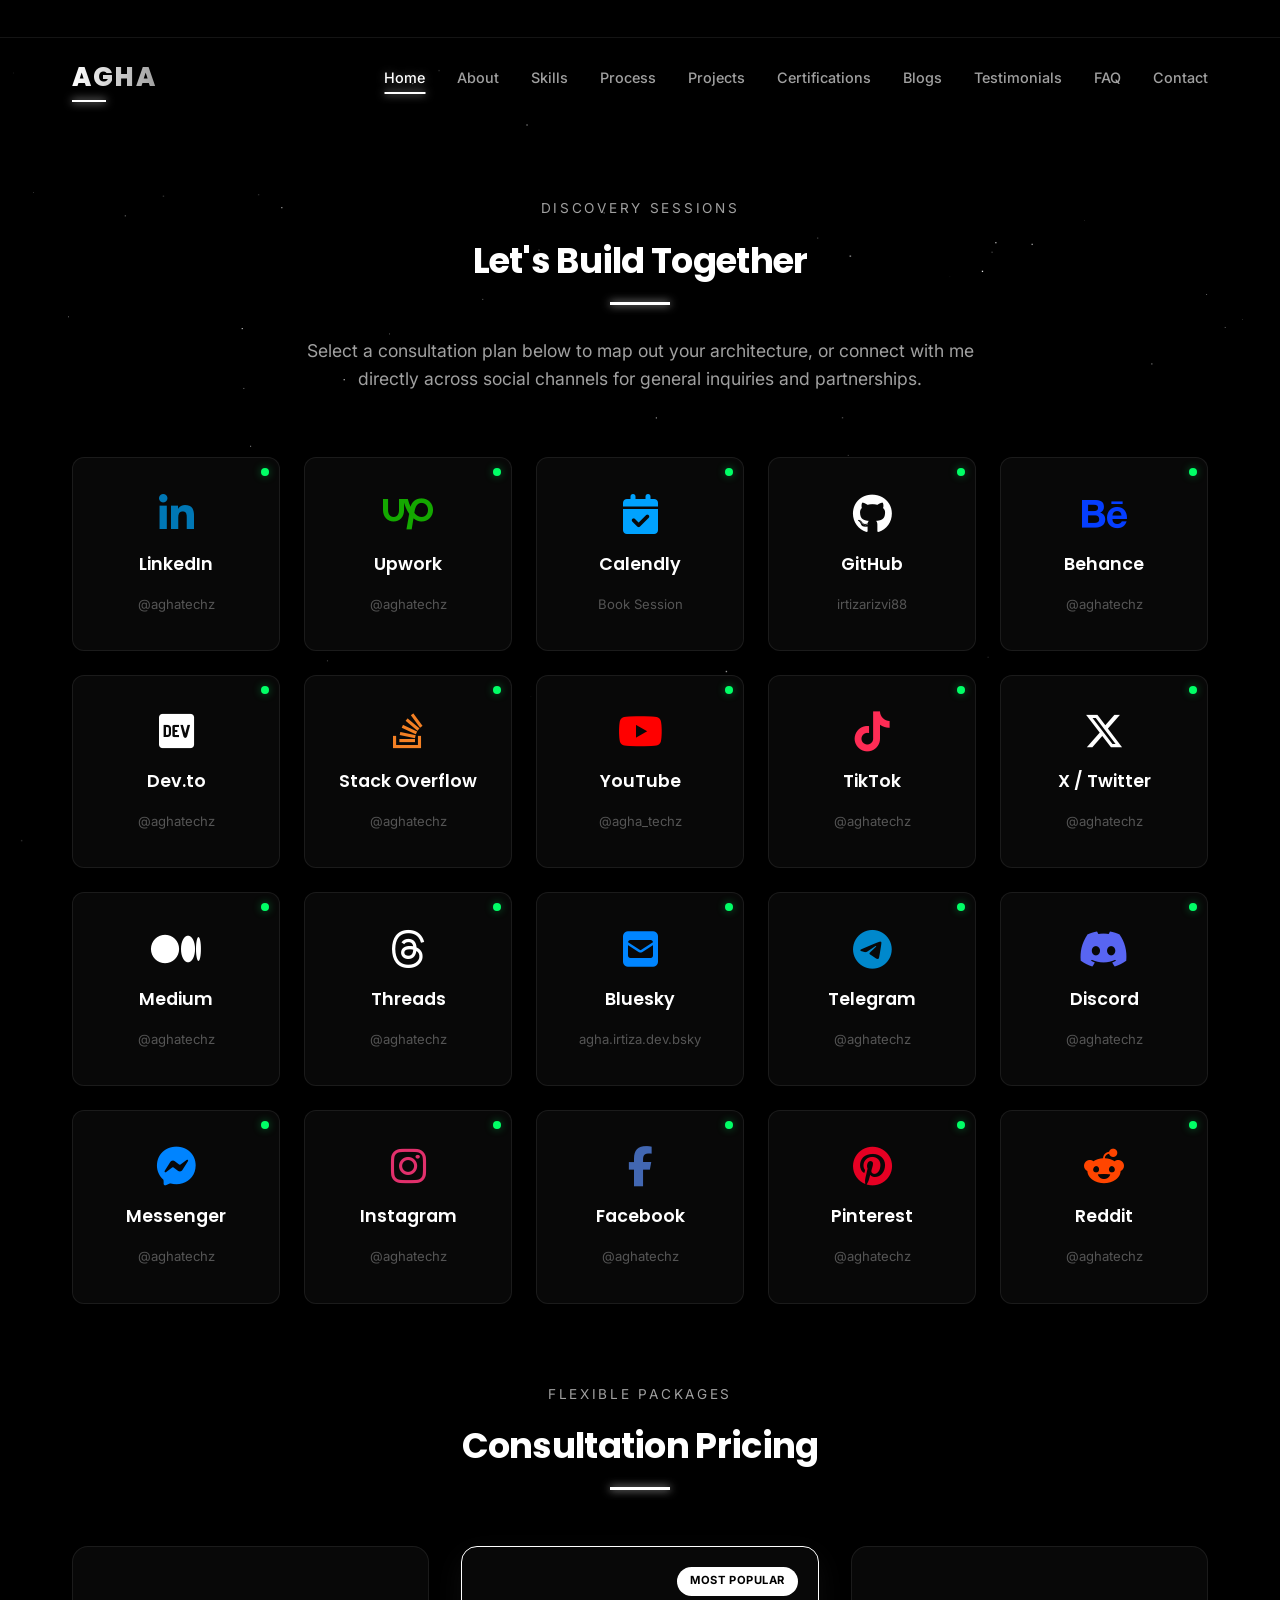
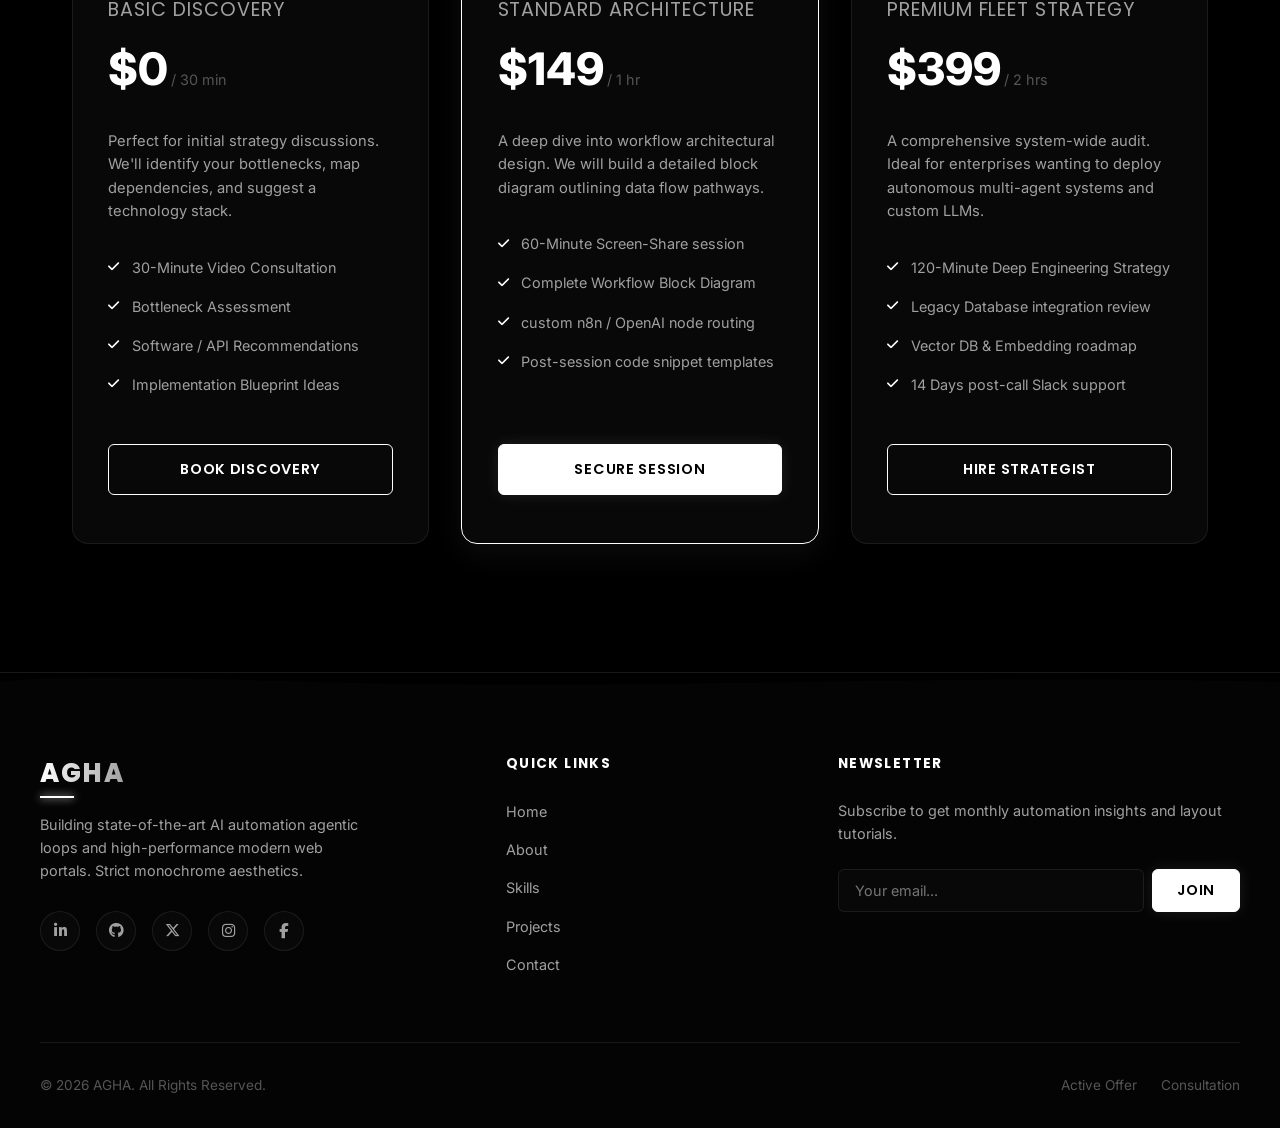
<file: consultation.html>
<!DOCTYPE html>
<html lang="en">
<head>
  <meta charset="UTF-8">
  <meta name="viewport" content="width=device-width, initial-scale=1.0">
  <title>Book a Consultation | AGHA</title>
  <meta name="description" content="Book a strategic AI automation or full stack development consultation session with AGHA. Get custom layouts and workflows.">
  
  <!-- CSS Stylesheets -->
  <link rel="stylesheet" href="style.css">
  
  <!-- FontAwesome CDN (for icons) -->
  <link rel="stylesheet" href="https://cdnjs.cloudflare.com/ajax/libs/font-awesome/6.4.2/css/all.min.css">
</head>
<body>

  <!-- --- 0. TOP MARQUEE TICKER BAR --- -->
  <div class="ticker-bar">
    <div class="ticker-wrap">
      <div class="ticker-content">
        <span class="ticker-item">First 3 Clients This Month Get 20% Off <a href="offer.html" class="ticker-link">Claim Now →</a></span>
        <span class="ticker-item">Supercharge Your Business With AI Integrations <a href="offer.html" class="ticker-link">Claim Now →</a></span>
        <span class="ticker-item">First 3 Clients This Month Get 20% Off <a href="offer.html" class="ticker-link">Claim Now →</a></span>
        <span class="ticker-item">Supercharge Your Business With AI Integrations <a href="offer.html" class="ticker-link">Claim Now →</a></span>
      </div>
    </div>
  </div>

  <!-- --- 2. NAVBAR --- -->
  <nav id="header-nav" class="header-nav scrolled">
    <div class="navbar-container">
      <a href="index.html#home" class="logo">AGHA</a>
      
<ul id="nav-menu" class="nav-menu">
  <li><a href="#home" class="nav-link active">Home</a></li>
  <li><a href="#about" class="nav-link">About</a></li>
  <li><a href="#skills" class="nav-link">Skills</a></li>
  <li><a href="#process" class="nav-link">Process</a></li>
  <li><a href="#projects" class="nav-link">Projects</a></li>
  <li><a href="#certifications" class="nav-link">Certifications</a></li>
  <li><a href="#blogs" class="nav-link">Blogs</a></li>
  <li><a href="#testimonials" class="nav-link">Testimonials</a></li>
  <li><a href="#faq" class="nav-link">FAQ</a></li>
  <li><a href="#contact" class="nav-link">Contact</a></li>
</ul>

      <button id="hamburger" class="hamburger" aria-label="Toggle Navigation Menu">
        <span class="hamburger-line"></span>
        <span class="hamburger-line"></span>
        <span class="hamburger-line"></span>
      </button>
    </div>
  </nav>

 <!-- --- MAIN CONSULTATION CONTENT --- -->
  <main class="section pt-20 min-h-80">
    
    <div class="consultation-intro reveal active">
      <span class="section-subtitle">Discovery Sessions</span>
      <h2 class="section-title mb-8">Let's Build Together</h2>
      <p>Select a consultation plan below to map out your architecture, or connect with me directly across social channels for general inquiries and partnerships.</p>
    </div>

    <!-- Social Media Cards Grid -->
<div class="social-cards-grid reveal active">
  
  <!-- 1. BUSINESS & AUTHORITY -->
  <a href="https://linkedin.com" class="social-card" target="_blank">
    <div class="status-dot"></div>
    <i class="fa-brands fa-linkedin-in icon-linkedin"></i>
    <span class="social-card-name">LinkedIn</span>
    <span class="social-card-handle">@aghatechz</span>
  </a>

  <a href="https://upwork.com" class="social-card" target="_blank">
    <div class="status-dot"></div>
    <i class="fa-brands fa-upwork icon-upwork"></i>
    <span class="social-card-name">Upwork</span>
    <span class="social-card-handle">@aghatechz</span>
  </a>

  <a href="https://calendly.com" class="social-card" target="_blank">
    <div class="status-dot"></div>
    <i class="fa-solid fa-calendar-check icon-calendly"></i>
    <span class="social-card-name">Calendly</span>
    <span class="social-card-handle">Book Session</span>
  </a>

  <!-- 2. TECH IDENTITY & PORTFOLIO -->
  <a href="https://github.com" class="social-card" target="_blank">
    <div class="status-dot"></div>
    <i class="fa-brands fa-github icon-github"></i>
    <span class="social-card-name">GitHub</span>
    <span class="social-card-handle">irtizarizvi88</span>
  </a>

  <a href="https://behance.net" class="social-card" target="_blank">
    <div class="status-dot"></div>
    <i class="fa-brands fa-behance icon-behance"></i>
    <span class="social-card-name">Behance</span>
    <span class="social-card-handle">@aghatechz</span>
  </a>

  <a href="https://dev.to" class="social-card" target="_blank">
    <div class="status-dot"></div>
    <i class="fa-brands fa-dev icon-dev"></i>
    <span class="social-card-name">Dev.to</span>
    <span class="social-card-handle">@aghatechz</span>
  </a>

  <a href="https://stackoverflow.com" class="social-card" target="_blank">
    <div class="status-dot"></div>
    <i class="fa-brands fa-stack-overflow icon-stackoverflow"></i>
    <span class="social-card-name">Stack Overflow</span>
    <span class="social-card-handle">@aghatechz</span>
  </a>

  <!-- 3. CONTENT & SOCIAL PRESENCE -->
  <a href="https://youtube.com" class="social-card" target="_blank">
    <div class="status-dot"></div>
    <i class="fa-brands fa-youtube icon-youtube"></i>
    <span class="social-card-name">YouTube</span>
    <span class="social-card-handle">@agha_techz</span>
  </a>

  <a href="https://tiktok.com" class="social-card" target="_blank">
    <div class="status-dot"></div>
    <i class="fa-brands fa-tiktok icon-tiktok"></i>
    <span class="social-card-name">TikTok</span>
    <span class="social-card-handle">@aghatechz</span>
  </a>

  <a href="https://x.com" class="social-card" target="_blank">
    <div class="status-dot"></div>
    <i class="fa-brands fa-x-twitter icon-twitter"></i>
    <span class="social-card-name">X / Twitter</span>
    <span class="social-card-handle">@aghatechz</span>
  </a>

  <a href="https://medium.com" class="social-card" target="_blank">
    <div class="status-dot"></div>
    <i class="fa-brands fa-medium icon-medium"></i>
    <span class="social-card-name">Medium</span>
    <span class="social-card-handle">@aghatechz</span>
  </a>

  <a href="https://threads.net" class="social-card" target="_blank">
    <div class="status-dot"></div>
    <i class="fa-brands fa-threads icon-threads"></i>
    <span class="social-card-name">Threads</span>
    <span class="social-card-handle">@aghatechz</span>
  </a>

  <a href="https://bsky.app" class="social-card" target="_blank">
    <div class="status-dot"></div>
    <i class="fa-solid fa-square-envelope icon-bluesky"></i>
    <span class="social-card-name">Bluesky</span>
    <span class="social-card-handle">agha.irtiza.dev.bsky</span>
  </a>

  <!-- 4. DIRECT COMMUNICATION -->
  <a href="https://telegram.org" class="social-card" target="_blank">
    <div class="status-dot"></div>
    <i class="fa-brands fa-telegram icon-telegram"></i>
    <span class="social-card-name">Telegram</span>
    <span class="social-card-handle">@aghatechz</span>
  </a>

  <a href="https://discord.com" class="social-card" target="_blank">
    <div class="status-dot"></div>
    <i class="fa-brands fa-discord icon-discord"></i>
    <span class="social-card-name">Discord</span>
    <span class="social-card-handle">@aghatechz</span>
  </a>

  <a href="https://messenger.com" class="social-card" target="_blank">
    <div class="status-dot"></div>
    <i class="fa-brands fa-facebook-messenger icon-messenger"></i>
    <span class="social-card-name">Messenger</span>
    <span class="social-card-handle">@aghatechz</span>
  </a>

  <a href="https://instagram.com" class="social-card" target="_blank">
    <div class="status-dot"></div>
    <i class="fa-brands fa-instagram icon-instagram"></i>
    <span class="social-card-name">Instagram</span>
    <span class="social-card-handle">@aghatechz</span>
  </a>
  
  <a href="https://facebook.com" class="social-card" target="_blank">
    <div class="status-dot"></div>
    <i class="fa-brands fa-facebook-f icon-facebook"></i>
    <span class="social-card-name">Facebook</span>
    <span class="social-card-handle">@aghatechz</span>
  </a>

  <a href="https://pinterest.com" class="social-card" target="_blank">
    <div class="status-dot"></div>
    <i class="fa-brands fa-pinterest icon-pinterest"></i>
    <span class="social-card-name">Pinterest</span>
    <span class="social-card-handle">@aghatechz</span>
  </a>
  
  <a href="https://reddit.com" class="social-card" target="_blank">
    <div class="status-dot"></div>
    <i class="fa-brands fa-reddit-alien icon-reddit"></i>
    <span class="social-card-name">Reddit</span>
    <span class="social-card-handle">@aghatechz</span>
  </a>
</div>

    <!-- Pricing / Packages Section -->
    <div class="pricing-section-title reveal active">
      <span class="section-subtitle">Flexible Packages</span>
      <h2 class="section-title">Consultation Pricing</h2>
    </div>

    <div class="pricing-grid reveal active">
      <!-- Tier 1 -->
      <div class="pricing-card">
        <span class="pricing-tier">Basic Discovery</span>
        <div class="pricing-price">$0<span>/ 30 min</span></div>
        <p class="pricing-desc">Perfect for initial strategy discussions. We'll identify your bottlenecks, map dependencies, and suggest a technology stack.</p>
        <ul class="pricing-features-list">
          <li><i class="fa-solid fa-check"></i> 30-Minute Video Consultation</li>
          <li><i class="fa-solid fa-check"></i> Bottleneck Assessment</li>
          <li><i class="fa-solid fa-check"></i> Software / API Recommendations</li>
          <li><i class="fa-solid fa-check"></i> Implementation Blueprint Ideas</li>
        </ul>
        <a href="index.html#contact" class="btn btn-secondary w-full">Book discovery</a>
      </div>

      <!-- Tier 2 -->
      <div class="pricing-card popular">
        <span class="popular-badge">Most Popular</span>
        <span class="pricing-tier">Standard Architecture</span>
        <div class="pricing-price">$149<span>/ 1 hr</span></div>
        <p class="pricing-desc">A deep dive into workflow architectural design. We will build a detailed block diagram outlining data flow pathways.</p>
        <ul class="pricing-features-list">
          <li><i class="fa-solid fa-check"></i> 60-Minute Screen-Share session</li>
          <li><i class="fa-solid fa-check"></i> Complete Workflow Block Diagram</li>
          <li><i class="fa-solid fa-check"></i> custom n8n / OpenAI node routing</li>
          <li><i class="fa-solid fa-check"></i> Post-session code snippet templates</li>
        </ul>
        <a href="index.html#contact" class="btn btn-primary w-full">Secure Session</a>
      </div>

      <!-- Tier 3 -->
      <div class="pricing-card">
        <span class="pricing-tier">Premium Fleet Strategy</span>
        <div class="pricing-price">$399<span>/ 2 hrs</span></div>
        <p class="pricing-desc">A comprehensive system-wide audit. Ideal for enterprises wanting to deploy autonomous multi-agent systems and custom LLMs.</p>
        <ul class="pricing-features-list">
          <li><i class="fa-solid fa-check"></i> 120-Minute Deep Engineering Strategy</li>
          <li><i class="fa-solid fa-check"></i> Legacy Database integration review</li>
          <li><i class="fa-solid fa-check"></i> Vector DB & Embedding roadmap</li>
          <li><i class="fa-solid fa-check"></i> 14 Days post-call Slack support</li>
        </ul>
        <a href="index.html#contact" class="btn btn-secondary w-full">Hire Strategist</a>
      </div>
    </div>
  </main>
  
  <!-- FOOTER remains unchanged as per your original structure -->
  <footer class="footer">
    <svg class="footer-divider-svg" viewBox="0 0 1440 20" xmlns="http://www.w3.org/2000/svg">
      <path d="M0,10 C360,20 720,0 1080,10 C1260,15 1380,18 1440,10 L1440,20 L0,20 Z"></path>
    </svg>
    
    <div class="footer-grid">
      <div class="footer-branding">
        <a href="index.html#home" class="logo">AGHA</a>
        <p class="footer-desc">
          Building state-of-the-art AI automation agentic loops and high-performance modern web portals. Strict monochrome aesthetics.
        </p>
        <div class="footer-socials">
          <a href="https://linkedin.com" class="social-icon" target="_blank"><i class="fa-brands fa-linkedin-in"></i></a>
          <a href="https://github.com" class="social-icon" target="_blank"><i class="fa-brands fa-github"></i></a>
          <a href="https://twitter.com" class="social-icon" target="_blank"><i class="fa-brands fa-x-twitter"></i></a>
          <a href="https://instagram.com" class="social-icon" target="_blank"><i class="fa-brands fa-instagram"></i></a>
          <a href="https://facebook.com" class="social-icon" target="_blank"><i class="fa-brands fa-facebook-f"></i></a>
        </div>
      </div>
      
      <div class="footer-links-col">
        <h4>Quick Links</h4>
        <ul class="footer-links-list">
          <li><a href="index.html#home">Home</a></li>
          <li><a href="index.html#about">About</a></li>
          <li><a href="index.html#skills">Skills</a></li>
          <li><a href="index.html#projects">Projects</a></li>
          <li><a href="index.html#contact">Contact</a></li>
        </ul>
      </div>
      
      <div class="footer-newsletter">
        <h4>Newsletter</h4>
        <p>Subscribe to get monthly automation insights and layout tutorials.</p>
        <form class="newsletter-form" onsubmit="event.preventDefault(); this.querySelector('input').value=''; alert('Subscribed successfully!');">
          <input type="email" class="newsletter-input" placeholder="Your email..." required>
          <button type="submit" class="btn btn-primary newsletter-btn">Join</button>
        </form>
      </div>
    </div>
    
    <div class="footer-bottom">
      <span class="footer-copyright">© 2026 AGHA. All Rights Reserved.</span>
      <div class="footer-bottom-links">
        <a href="offer.html">Active Offer</a>
        <a href="consultation.html">Consultation</a>
      </div>
    </div>
  </footer>

  <script src="script.js"></script>
</body>
</html>
</file>
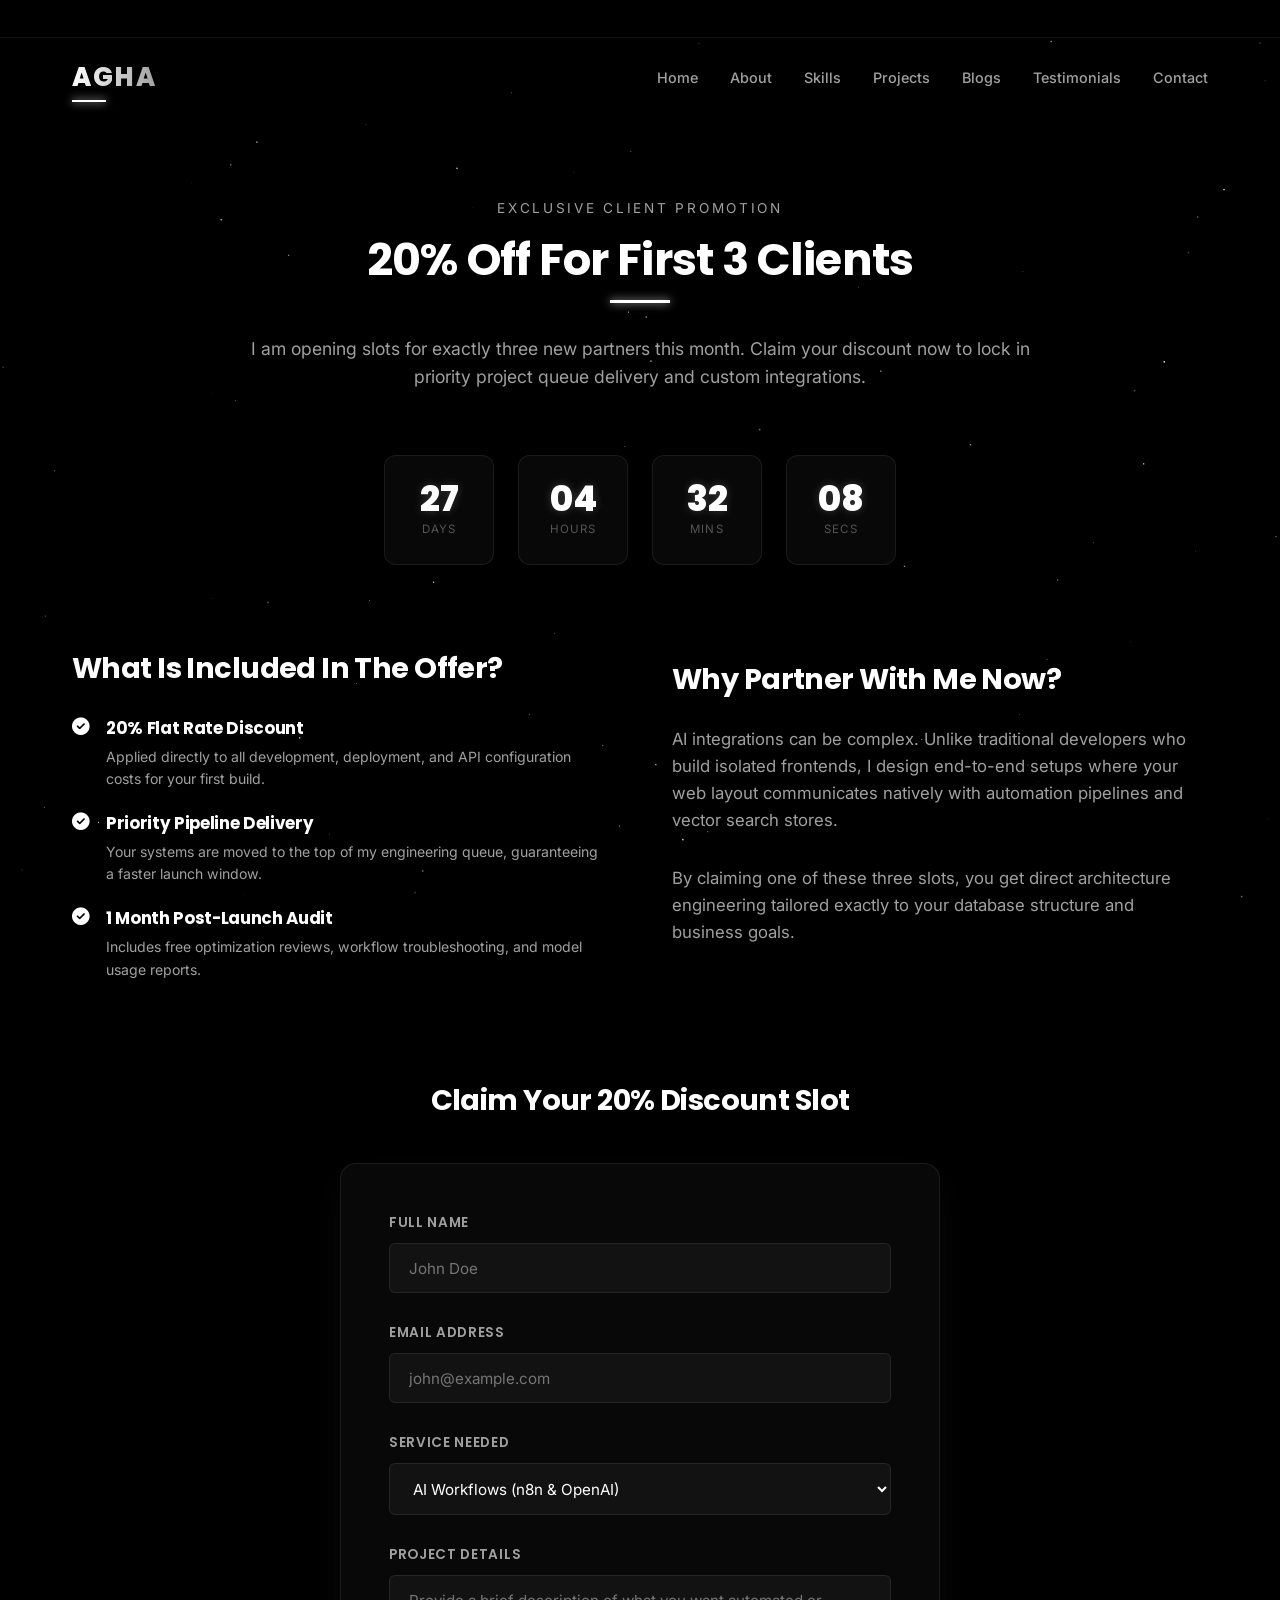
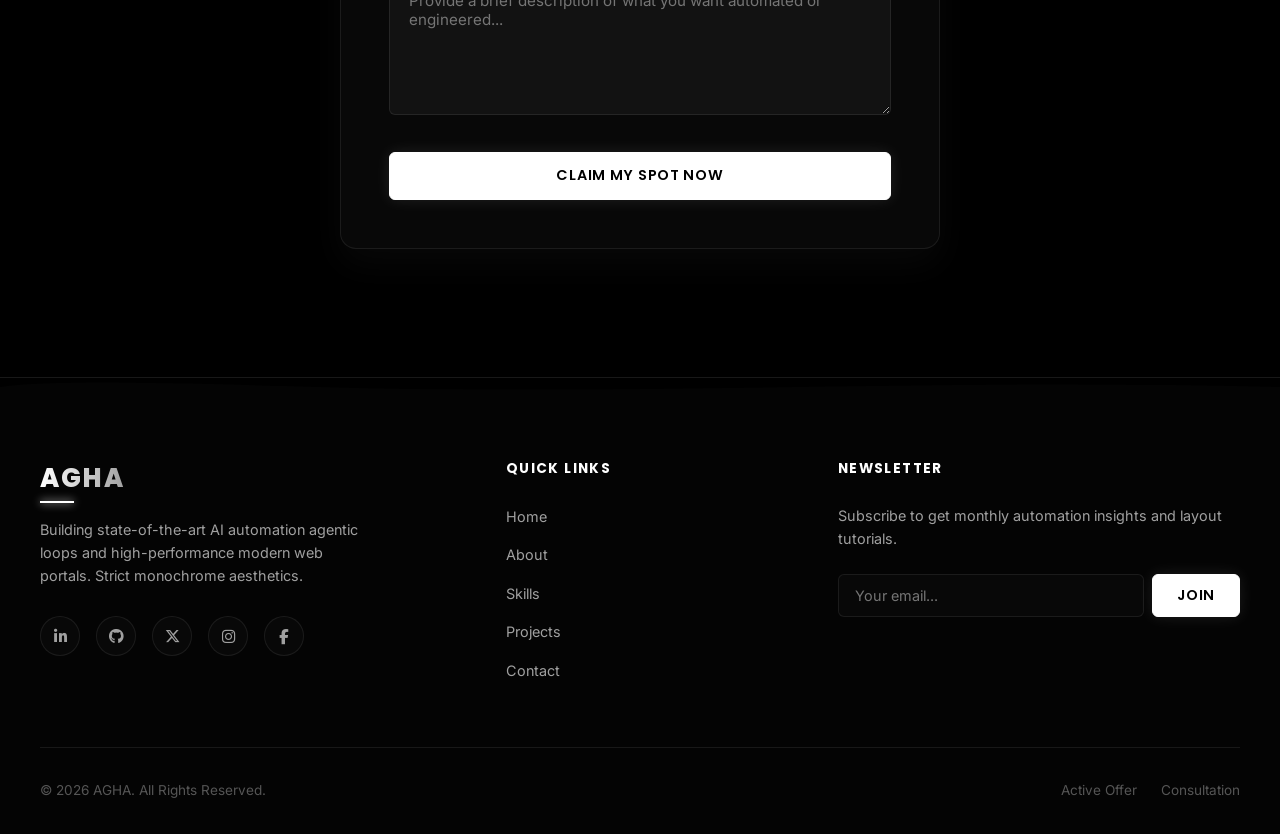
<file: offer.html>
<!DOCTYPE html>
<html lang="en">
<head>
  <meta charset="UTF-8">
  <meta name="viewport" content="width=device-width, initial-scale=1.0">
  <title>Special Offer | AGHA</title>
  <meta name="description" content="Limited time offer: get 20% off your first AI automation or full stack development project this month. Claim your spot now.">
  
  <!-- CSS Stylesheets -->
  <link rel="stylesheet" href="style.css">
  
  <!-- FontAwesome CDN (for icons) -->
  <link rel="stylesheet" href="https://cdnjs.cloudflare.com/ajax/libs/font-awesome/6.4.2/css/all.min.css">
</head>
<body>

  <!-- --- 0. TOP MARQUEE TICKER BAR --- -->
  <div class="ticker-bar">
    <div class="ticker-wrap">
      <div class="ticker-content">
        <span class="ticker-item">First 3 Clients This Month Get 20% Off <a href="offer.html" class="ticker-link">Claim Now →</a></span>
        <span class="ticker-item">Supercharge Your Business With AI Integrations <a href="offer.html" class="ticker-link">Claim Now →</a></span>
        <span class="ticker-item">First 3 Clients This Month Get 20% Off <a href="offer.html" class="ticker-link">Claim Now →</a></span>
        <span class="ticker-item">Supercharge Your Business With AI Integrations <a href="offer.html" class="ticker-link">Claim Now →</a></span>
      </div>
    </div>
  </div>

  <!-- --- 2. NAVBAR --- -->
  <nav id="header-nav" class="header-nav scrolled">
    <div class="navbar-container">
      <a href="index.html#home" class="logo">AGHA</a>
      
      <ul id="nav-menu" class="nav-menu">
        <li><a href="index.html#home" class="nav-link">Home</a></li>
        <li><a href="index.html#about" class="nav-link">About</a></li>
        <li><a href="index.html#skills" class="nav-link">Skills</a></li>
        <li><a href="index.html#projects" class="nav-link">Projects</a></li>
        <li><a href="index.html#blogs" class="nav-link">Blogs</a></li>
        <li><a href="index.html#testimonials" class="nav-link">Testimonials</a></li>
        <li><a href="index.html#contact" class="nav-link">Contact</a></li>
      </ul>

      <button id="hamburger" class="hamburger" aria-label="Toggle Navigation Menu">
        <span class="hamburger-line"></span>
        <span class="hamburger-line"></span>
        <span class="hamburger-line"></span>
      </button>
    </div>
  </nav>

  <!-- --- MAIN OFFER BANNER SECTION --- -->
  <main class="section pt-20 min-h-80">
    
    <div class="offer-banner reveal active">
      <span class="section-subtitle">Exclusive Client Promotion</span>
      <h2 class="section-title mb-8">20% Off For First 3 Clients</h2>
      <p>I am opening slots for exactly three new partners this month. Claim your discount now to lock in priority project queue delivery and custom integrations.</p>
    </div>

    <!-- JS Countdown Timer -->
    <div class="countdown-container reveal active">
      <!-- Days -->
      <div class="countdown-box">
        <span id="days" class="countdown-digit">00</span>
        <span class="countdown-label">Days</span>
      </div>
      <!-- Hours -->
      <div class="countdown-box">
        <span id="hours" class="countdown-digit">00</span>
        <span class="countdown-label">Hours</span>
      </div>
      <!-- Minutes -->
      <div class="countdown-box">
        <span id="minutes" class="countdown-digit">00</span>
        <span class="countdown-label">Mins</span>
      </div>
      <!-- Seconds -->
      <div class="countdown-box">
        <span id="seconds" class="countdown-digit">00</span>
        <span class="countdown-label">Secs</span>
      </div>
    </div>

    <!-- Offer details / Why book now -->
    <div class="offer-details-grid reveal active">
      <div class="offer-details-content">
        <h3>What Is Included In The Offer?</h3>
        <ul class="offer-details-list">
          <li>
            <i class="fa-solid fa-circle-check"></i>
            <div>
              <h4>20% Flat Rate Discount</h4>
              <p>Applied directly to all development, deployment, and API configuration costs for your first build.</p>
            </div>
          </li>
          <li>
            <i class="fa-solid fa-circle-check"></i>
            <div>
              <h4>Priority Pipeline Delivery</h4>
              <p>Your systems are moved to the top of my engineering queue, guaranteeing a faster launch window.</p>
            </div>
          </li>
          <li>
            <i class="fa-solid fa-circle-check"></i>
            <div>
              <h4>1 Month Post-Launch Audit</h4>
              <p>Includes free optimization reviews, workflow troubleshooting, and model usage reports.</p>
            </div>
          </li>
        </ul>
      </div>

      <div class="offer-details-content">
        <h3>Why Partner With Me Now?</h3>
        <p class="about-bio mb-8">
          AI integrations can be complex. Unlike traditional developers who build isolated frontends, I design end-to-end setups where your web layout communicates natively with automation pipelines and vector search stores.
        </p>
        <p class="about-bio">
          By claiming one of these three slots, you get direct architecture engineering tailored exactly to your database structure and business goals.
        </p>
      </div>
    </div>

    <!-- Claim Your Spot Form -->
    <div class="offer-claim-section reveal active">
      <h3>Claim Your 20% Discount Slot</h3>
      
      <div class="contact-form-container">
        <!-- Success Banner -->
        <div id="claim-success" class="success-banner">
          Success! Your discount spot has been requested. AGHA will email you back within 12 hours.
        </div>

        <form id="claim-form" novalidate>
          <div class="form-group">
            <label for="claim-name" class="form-label">Full Name</label>
            <input type="text" id="claim-name" class="form-control" placeholder="John Doe" required>
            <span class="error-message">This field is required.</span>
          </div>

          <div class="form-group">
            <label for="claim-email" class="form-label">Email Address</label>
            <input type="email" id="claim-email" class="form-control" placeholder="john@example.com" required>
            <span class="error-message">Please enter a valid email address.</span>
          </div>

          <div class="form-group">
            <label for="claim-service" class="form-label">Service Needed</label>
            <select id="claim-service" class="form-control">
              <option value="workflow">AI Workflows (n8n & OpenAI)</option>
              <option value="fullstack">Full Stack Web Application</option>
              <option value="clones">Custom Clone / Refactoring</option>
              <option value="other">General Strategic Consulting</option>
            </select>
          </div>

          <div class="form-group">
            <label for="message" class="form-label">Project Details</label>
            <textarea id="message" class="form-control" placeholder="Provide a brief description of what you want automated or engineered..." required></textarea>
            <span class="error-message">Message must be at least 10 characters long.</span>
          </div>

          <button type="submit" class="btn btn-primary w-full">Claim My Spot Now</button>
        </form>
      </div>
    </div>

  </main>

  <!-- --- FOOTER --- -->
  <footer class="footer">
    <svg class="footer-divider-svg" viewBox="0 0 1440 20" xmlns="http://www.w3.org/2000/svg">
      <path d="M0,10 C360,20 720,0 1080,10 C1260,15 1380,18 1440,10 L1440,20 L0,20 Z"></path>
    </svg>
    
    <div class="footer-grid">
      <div class="footer-branding">
        <a href="index.html#home" class="logo">AGHA</a>
        <p class="footer-desc">
          Building state-of-the-art AI automation agentic loops and high-performance modern web portals. Strict monochrome aesthetics.
        </p>
        <div class="footer-socials">
          <a href="https://linkedin.com" class="social-icon" target="_blank"><i class="fa-brands fa-linkedin-in"></i></a>
          <a href="https://github.com" class="social-icon" target="_blank"><i class="fa-brands fa-github"></i></a>
          <a href="https://twitter.com" class="social-icon" target="_blank"><i class="fa-brands fa-x-twitter"></i></a>
          <a href="https://instagram.com" class="social-icon" target="_blank"><i class="fa-brands fa-instagram"></i></a>
          <a href="https://facebook.com" class="social-icon" target="_blank"><i class="fa-brands fa-facebook-f"></i></a>
        </div>
      </div>
      
      <div class="footer-links-col">
        <h4>Quick Links</h4>
        <ul class="footer-links-list">
          <li><a href="index.html#home">Home</a></li>
          <li><a href="index.html#about">About</a></li>
          <li><a href="index.html#skills">Skills</a></li>
          <li><a href="index.html#projects">Projects</a></li>
          <li><a href="index.html#contact">Contact</a></li>
        </ul>
      </div>
      
      <div class="footer-newsletter">
        <h4>Newsletter</h4>
        <p>Subscribe to get monthly automation insights and layout tutorials.</p>
        <form class="newsletter-form" onsubmit="event.preventDefault(); this.querySelector('input').value=''; alert('Subscribed successfully!');">
          <input type="email" class="newsletter-input" placeholder="Your email..." required>
          <button type="submit" class="btn btn-primary newsletter-btn">Join</button>
        </form>
      </div>
    </div>
    
    <div class="footer-bottom">
      <span class="footer-copyright">© 2026 AGHA. All Rights Reserved.</span>
      <div class="footer-bottom-links">
        <a href="offer.html">Active Offer</a>
        <a href="consultation.html">Consultation</a>
      </div>
    </div>
  </footer>

  <!-- JS Logic -->
  <script src="script.js"></script>
</body>
</html>
</file>
<file: style.css>
@import url('css/variables.css');
@import url('css/base.css');
@import url('css/components.css');
@import url('css/sections.css');
@import url('css/pages.css');
</file>
